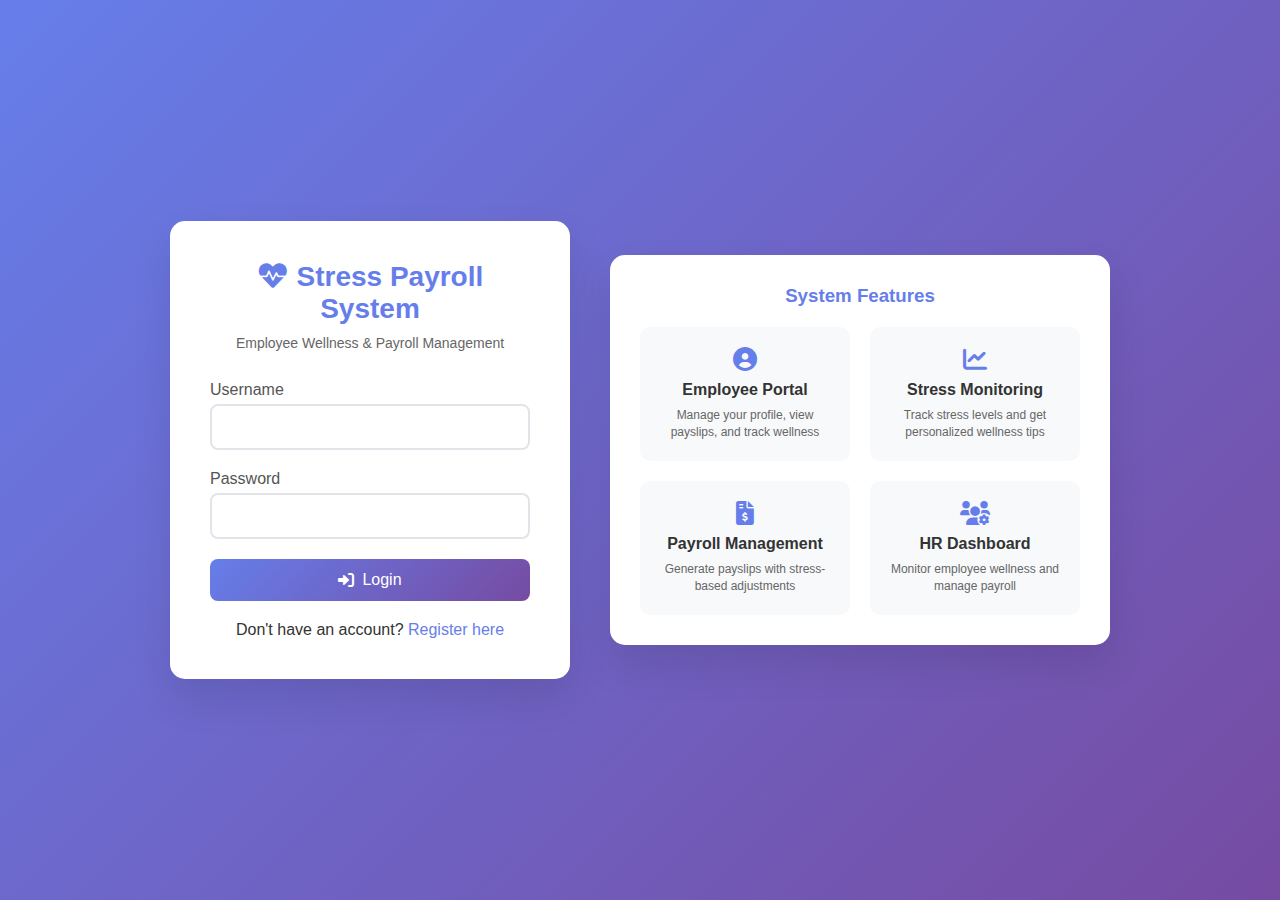
<file: frontend/index.html>
<!DOCTYPE html>
<html lang="en">
<head>
    <meta charset="UTF-8">
    <meta name="viewport" content="width=device-width, initial-scale=1.0">
    <title>Stress Payroll System - Login</title>
    <link rel="stylesheet" href="css/style.css">
    <link href="https://cdnjs.cloudflare.com/ajax/libs/font-awesome/6.0.0/css/all.min.css" rel="stylesheet">
</head>
<body>
    <div class="login-container">
        <div class="login-card">
            <div class="login-header">
                <h1><i class="fas fa-heartbeat"></i> Stress Payroll System</h1>
                <p>Employee Wellness & Payroll Management</p>
            </div>
            
            <form id="loginForm" class="login-form">
                <div class="form-group">
                    <label for="username">Username</label>
                    <input type="text" id="username" name="username" required>
                </div>
                
                <div class="form-group">
                    <label for="password">Password</label>
                    <input type="password" id="password" name="password" required>
                </div>
                
                <button type="submit" class="btn btn-primary">
                    <i class="fas fa-sign-in-alt"></i> Login
                </button>
            </form>
            
            <div class="login-footer">
                <p>Don't have an account? <a href="#" id="registerLink">Register here</a></p>
            </div>
            
            <div id="errorMessage" class="error-message" style="display: none;"></div>
        </div>
        
        <div class="features-preview">
            <h3>System Features</h3>
            <div class="feature-grid">
                <div class="feature-item">
                    <i class="fas fa-user-circle"></i>
                    <h4>Employee Portal</h4>
                    <p>Manage your profile, view payslips, and track wellness</p>
                </div>
                <div class="feature-item">
                    <i class="fas fa-chart-line"></i>
                    <h4>Stress Monitoring</h4>
                    <p>Track stress levels and get personalized wellness tips</p>
                </div>
                <div class="feature-item">
                    <i class="fas fa-file-invoice-dollar"></i>
                    <h4>Payroll Management</h4>
                    <p>Generate payslips with stress-based adjustments</p>
                </div>
                <div class="feature-item">
                    <i class="fas fa-users-cog"></i>
                    <h4>HR Dashboard</h4>
                    <p>Monitor employee wellness and manage payroll</p>
                </div>
            </div>
        </div>
    </div>
    
    <!-- Registration Modal -->
    <div id="registerModal" class="modal" style="display: none;">
        <div class="modal-content">
            <span class="close">&times;</span>
            <h2>Register New Account</h2>
            <form id="registerForm">
                <div class="form-group">
                    <label for="regUsername">Username</label>
                    <input type="text" id="regUsername" name="username" required>
                </div>
                
                <div class="form-group">
                    <label for="regEmail">Email</label>
                    <input type="email" id="regEmail" name="email" required>
                </div>
                
                <div class="form-group">
                    <label for="regFullName">Full Name</label>
                    <input type="text" id="regFullName" name="fullName" required>
                </div>
                
                <div class="form-group">
                    <label for="regPassword">Password</label>
                    <input type="password" id="regPassword" name="password" required>
                </div>
                
                <button type="submit" class="btn btn-primary">
                    <i class="fas fa-user-plus"></i> Register
                </button>
            </form>
        </div>
    </div>
    
    <script src="js/auth.js"></script>
</body>
</html>
</file>
<file: frontend/css/style.css>
/* Reset and Base Styles */
* {
    margin: 0;
    padding: 0;
    box-sizing: border-box;
}

body {
    font-family: 'Segoe UI', Tahoma, Geneva, Verdana, sans-serif;
    background: linear-gradient(135deg, #667eea 0%, #764ba2 100%);
    min-height: 100vh;
    color: #333;
}

/* Login Page Styles */
.login-container {
    display: flex;
    min-height: 100vh;
    align-items: center;
    justify-content: center;
    padding: 20px;
}

.login-card {
    background: white;
    border-radius: 15px;
    box-shadow: 0 20px 40px rgba(0, 0, 0, 0.1);
    padding: 40px;
    width: 100%;
    max-width: 400px;
    margin-right: 40px;
}

.login-header {
    text-align: center;
    margin-bottom: 30px;
}

.login-header h1 {
    color: #667eea;
    font-size: 28px;
    margin-bottom: 10px;
}

.login-header p {
    color: #666;
    font-size: 14px;
}

.login-form {
    margin-bottom: 20px;
}

.form-group {
    margin-bottom: 20px;
}

.form-group label {
    display: block;
    margin-bottom: 5px;
    font-weight: 500;
    color: #555;
}

.form-group input {
    width: 100%;
    padding: 12px 15px;
    border: 2px solid #e1e5e9;
    border-radius: 8px;
    font-size: 16px;
    transition: border-color 0.3s ease;
}

.form-group input:focus {
    outline: none;
    border-color: #667eea;
}

.btn {
    padding: 12px 24px;
    border: none;
    border-radius: 8px;
    font-size: 16px;
    font-weight: 500;
    cursor: pointer;
    transition: all 0.3s ease;
    display: inline-flex;
    align-items: center;
    gap: 8px;
}

.btn-primary {
    background: linear-gradient(135deg, #667eea 0%, #764ba2 100%);
    color: white;
    width: 100%;
    justify-content: center;
}

.btn-primary:hover {
    transform: translateY(-2px);
    box-shadow: 0 10px 20px rgba(102, 126, 234, 0.3);
}

.btn-secondary {
    background: #f8f9fa;
    color: #495057;
    border: 1px solid #dee2e6;
}

.btn-secondary:hover {
    background: #e9ecef;
}

.login-footer {
    text-align: center;
    margin-top: 20px;
}

.login-footer a {
    color: #667eea;
    text-decoration: none;
}

.login-footer a:hover {
    text-decoration: underline;
}

.error-message {
    background: #f8d7da;
    color: #721c24;
    padding: 12px;
    border-radius: 8px;
    margin-top: 15px;
    border: 1px solid #f5c6cb;
}

.features-preview {
    background: white;
    border-radius: 15px;
    box-shadow: 0 20px 40px rgba(0, 0, 0, 0.1);
    padding: 30px;
    width: 100%;
    max-width: 500px;
}

.features-preview h3 {
    color: #667eea;
    margin-bottom: 20px;
    text-align: center;
}

.feature-grid {
    display: grid;
    grid-template-columns: 1fr 1fr;
    gap: 20px;
}

.feature-item {
    text-align: center;
    padding: 20px;
    border-radius: 10px;
    background: #f8f9fa;
    transition: transform 0.3s ease;
}

.feature-item:hover {
    transform: translateY(-5px);
}

.feature-item i {
    font-size: 24px;
    color: #667eea;
    margin-bottom: 10px;
}

.feature-item h4 {
    margin-bottom: 8px;
    color: #333;
}

.feature-item p {
    font-size: 12px;
    color: #666;
    line-height: 1.4;
}

/* Modal Styles */
.modal {
    position: fixed;
    z-index: 1000;
    left: 0;
    top: 0;
    width: 100%;
    height: 100%;
    background-color: rgba(0, 0, 0, 0.5);
    display: flex;
    align-items: center;
    justify-content: center;
}

.modal-content {
    background: white;
    border-radius: 15px;
    padding: 30px;
    width: 90%;
    max-width: 500px;
    position: relative;
    max-height: 90vh;
    overflow-y: auto;
}

.close {
    position: absolute;
    top: 15px;
    right: 20px;
    font-size: 28px;
    font-weight: bold;
    cursor: pointer;
    color: #aaa;
}

.close:hover {
    color: #000;
}

/* Dashboard Styles */
.dashboard-container {
    display: flex;
    min-height: 100vh;
    background: #f8f9fa;
}

.sidebar {
    width: 250px;
    background: linear-gradient(135deg, #667eea 0%, #764ba2 100%);
    color: white;
    padding: 0;
    position: fixed;
    height: 100vh;
    overflow-y: auto;
}

.sidebar-header {
    padding: 20px;
    border-bottom: 1px solid rgba(255, 255, 255, 0.1);
}

.sidebar-header h2 {
    font-size: 18px;
    font-weight: 600;
}

.sidebar-menu {
    list-style: none;
    padding: 0;
}

.sidebar-menu li {
    margin: 0;
}

.sidebar-menu a {
    display: block;
    padding: 15px 20px;
    color: white;
    text-decoration: none;
    transition: background-color 0.3s ease;
    border-left: 3px solid transparent;
}

.sidebar-menu a:hover,
.sidebar-menu a.active {
    background-color: rgba(255, 255, 255, 0.1);
    border-left-color: white;
}

.sidebar-menu i {
    margin-right: 10px;
    width: 20px;
}

.main-content {
    flex: 1;
    margin-left: 250px;
    padding: 0;
}

.top-header {
    background: white;
    padding: 20px 30px;
    box-shadow: 0 2px 10px rgba(0, 0, 0, 0.1);
    display: flex;
    justify-content: space-between;
    align-items: center;
}

.top-header h1 {
    color: #333;
    font-size: 24px;
    font-weight: 600;
}

.user-info {
    display: flex;
    align-items: center;
    gap: 10px;
    color: #666;
}

.user-info i {
    font-size: 24px;
    color: #667eea;
}

.content-section {
    padding: 30px;
    display: none;
}

.content-section.active {
    display: block;
}

.section-header {
    display: flex;
    justify-content: space-between;
    align-items: center;
    margin-bottom: 30px;
}

.section-header h2 {
    color: #333;
    font-size: 24px;
    font-weight: 600;
}

.section-actions {
    display: flex;
    gap: 10px;
}

/* Dashboard Grid */
.dashboard-grid {
    display: grid;
    grid-template-columns: repeat(auto-fit, minmax(250px, 1fr));
    gap: 20px;
    margin-bottom: 30px;
}

.stat-card {
    background: white;
    border-radius: 15px;
    padding: 25px;
    box-shadow: 0 5px 15px rgba(0, 0, 0, 0.08);
    display: flex;
    align-items: center;
    gap: 20px;
    transition: transform 0.3s ease;
}

.stat-card:hover {
    transform: translateY(-5px);
}

.stat-icon {
    width: 60px;
    height: 60px;
    border-radius: 50%;
    background: linear-gradient(135deg, #667eea 0%, #764ba2 100%);
    display: flex;
    align-items: center;
    justify-content: center;
    color: white;
    font-size: 24px;
}

.stat-content h3 {
    font-size: 28px;
    font-weight: 700;
    color: #333;
    margin-bottom: 5px;
}

.stat-content p {
    color: #666;
    font-size: 14px;
}

/* Dashboard Charts */
.dashboard-charts {
    display: grid;
    grid-template-columns: 1fr 1fr;
    gap: 30px;
    margin-bottom: 30px;
}

.chart-container {
    background: white;
    border-radius: 15px;
    padding: 25px;
    box-shadow: 0 5px 15px rgba(0, 0, 0, 0.08);
}

.chart-container h3 {
    margin-bottom: 20px;
    color: #333;
    font-size: 18px;
    font-weight: 600;
}

/* Profile Styles */
.profile-content {
    background: white;
    border-radius: 15px;
    padding: 30px;
    box-shadow: 0 5px 15px rgba(0, 0, 0, 0.08);
}

.profile-info {
    display: grid;
    grid-template-columns: 1fr 1fr;
    gap: 20px;
}

.info-group {
    display: flex;
    flex-direction: column;
    gap: 5px;
}

.info-group label {
    font-weight: 600;
    color: #555;
    font-size: 14px;
}

.info-group span {
    color: #333;
    font-size: 16px;
    padding: 8px 0;
    border-bottom: 1px solid #eee;
}

.edit-form {
    background: white;
    border-radius: 15px;
    padding: 30px;
    box-shadow: 0 5px 15px rgba(0, 0, 0, 0.08);
    margin-top: 20px;
}

.form-actions {
    display: flex;
    gap: 15px;
    margin-top: 20px;
}

/* Table Styles */
.data-table {
    width: 100%;
    border-collapse: collapse;
    background: white;
    border-radius: 15px;
    overflow: hidden;
    box-shadow: 0 5px 15px rgba(0, 0, 0, 0.08);
}

.data-table th,
.data-table td {
    padding: 15px;
    text-align: left;
    border-bottom: 1px solid #eee;
}

.data-table th {
    background: #f8f9fa;
    font-weight: 600;
    color: #555;
}

.data-table tr:hover {
    background: #f8f9fa;
}

/* List Styles */
.payslips-list,
.reminders-list,
.activity-list {
    background: white;
    border-radius: 15px;
    padding: 20px;
    box-shadow: 0 5px 15px rgba(0, 0, 0, 0.08);
}

.list-item {
    padding: 15px;
    border-bottom: 1px solid #eee;
    display: flex;
    justify-content: space-between;
    align-items: center;
}

.list-item:last-child {
    border-bottom: none;
}

.list-item:hover {
    background: #f8f9fa;
}

/* Stress Tracking Styles */
.stress-dashboard {
    display: grid;
    grid-template-columns: 1fr 2fr;
    gap: 30px;
}

.stress-summary {
    background: white;
    border-radius: 15px;
    padding: 25px;
    box-shadow: 0 5px 15px rgba(0, 0, 0, 0.08);
}

.stress-level-display {
    text-align: center;
    margin-bottom: 25px;
}

.stress-meter {
    position: relative;
    height: 20px;
    background: #e9ecef;
    border-radius: 10px;
    margin: 15px 0;
    overflow: hidden;
}

.stress-bar {
    height: 100%;
    background: linear-gradient(90deg, #28a745 0%, #ffc107 50%, #dc3545 100%);
    border-radius: 10px;
    transition: width 0.3s ease;
}

.stress-stats {
    display: grid;
    grid-template-columns: 1fr 1fr;
    gap: 15px;
}

.stat-item {
    text-align: center;
    padding: 15px;
    background: #f8f9fa;
    border-radius: 10px;
}

.stat-value {
    display: block;
    font-size: 24px;
    font-weight: 700;
    color: #667eea;
}

.stat-label {
    font-size: 12px;
    color: #666;
}

/* Wellness Tips */
.wellness-tips {
    display: grid;
    grid-template-columns: repeat(auto-fit, minmax(300px, 1fr));
    gap: 20px;
}

.wellness-tip {
    background: white;
    border-radius: 15px;
    padding: 25px;
    box-shadow: 0 5px 15px rgba(0, 0, 0, 0.08);
    transition: transform 0.3s ease;
}

.wellness-tip:hover {
    transform: translateY(-5px);
}

.wellness-tip h4 {
    color: #667eea;
    margin-bottom: 10px;
    font-size: 18px;
}

.wellness-tip p {
    color: #666;
    line-height: 1.6;
}

/* Form Styles */
.form-group textarea {
    width: 100%;
    padding: 12px 15px;
    border: 2px solid #e1e5e9;
    border-radius: 8px;
    font-size: 16px;
    font-family: inherit;
    resize: vertical;
    transition: border-color 0.3s ease;
}

.form-group textarea:focus {
    outline: none;
    border-color: #667eea;
}

.form-group select {
    width: 100%;
    padding: 12px 15px;
    border: 2px solid #e1e5e9;
    border-radius: 8px;
    font-size: 16px;
    background: white;
    transition: border-color 0.3s ease;
}

.form-group select:focus {
    outline: none;
    border-color: #667eea;
}

/* Employee Selector */
.employee-selector {
    margin-bottom: 20px;
    padding: 20px;
    background: white;
    border-radius: 15px;
    box-shadow: 0 5px 15px rgba(0, 0, 0, 0.08);
}

.employee-selector label {
    display: block;
    margin-bottom: 10px;
    font-weight: 600;
    color: #555;
}

.employee-selector select {
    width: 100%;
    padding: 12px 15px;
    border: 2px solid #e1e5e9;
    border-radius: 8px;
    font-size: 16px;
}

/* Attendance Filters */
.attendance-filters {
    display: flex;
    gap: 15px;
    align-items: end;
    margin-bottom: 20px;
    padding: 20px;
    background: white;
    border-radius: 15px;
    box-shadow: 0 5px 15px rgba(0, 0, 0, 0.08);
}

.filter-group {
    display: flex;
    flex-direction: column;
    gap: 5px;
}

.filter-group label {
    font-weight: 600;
    color: #555;
    font-size: 14px;
}

.filter-group select,
.filter-group input {
    padding: 8px 12px;
    border: 2px solid #e1e5e9;
    border-radius: 8px;
    font-size: 14px;
}

/* Responsive Design */
@media (max-width: 768px) {
    .login-container {
        flex-direction: column;
        padding: 10px;
    }
    
    .login-card {
        margin-right: 0;
        margin-bottom: 20px;
    }
    
    .features-preview {
        max-width: 100%;
    }
    
    .feature-grid {
        grid-template-columns: 1fr;
    }
    
    .sidebar {
        width: 100%;
        height: auto;
        position: relative;
    }
    
    .main-content {
        margin-left: 0;
    }
    
    .dashboard-grid {
        grid-template-columns: 1fr;
    }
    
    .dashboard-charts {
        grid-template-columns: 1fr;
    }
    
    .stress-dashboard {
        grid-template-columns: 1fr;
    }
    
    .profile-info {
        grid-template-columns: 1fr;
    }
    
    .attendance-filters {
        flex-direction: column;
        align-items: stretch;
    }
    
    .form-actions {
        flex-direction: column;
    }
}

/* Loading States */
.loading {
    display: flex;
    justify-content: center;
    align-items: center;
    padding: 40px;
    color: #666;
}

.loading::after {
    content: '';
    width: 20px;
    height: 20px;
    border: 2px solid #e1e5e9;
    border-top: 2px solid #667eea;
    border-radius: 50%;
    animation: spin 1s linear infinite;
    margin-left: 10px;
}

@keyframes spin {
    0% { transform: rotate(0deg); }
    100% { transform: rotate(360deg); }
}

/* Success/Error Messages */
.success-message {
    background: #d4edda;
    color: #155724;
    padding: 12px;
    border-radius: 8px;
    margin: 15px 0;
    border: 1px solid #c3e6cb;
}

.error-message {
    background: #f8d7da;
    color: #721c24;
    padding: 12px;
    border-radius: 8px;
    margin: 15px 0;
    border: 1px solid #f5c6cb;
}

/* Empty States */
.empty-state {
    text-align: center;
    padding: 40px;
    color: #666;
}

.empty-state i {
    font-size: 48px;
    color: #ccc;
    margin-bottom: 15px;
}

.empty-state h3 {
    margin-bottom: 10px;
    color: #999;
}

.empty-state p {
    color: #999;
}
</file>
